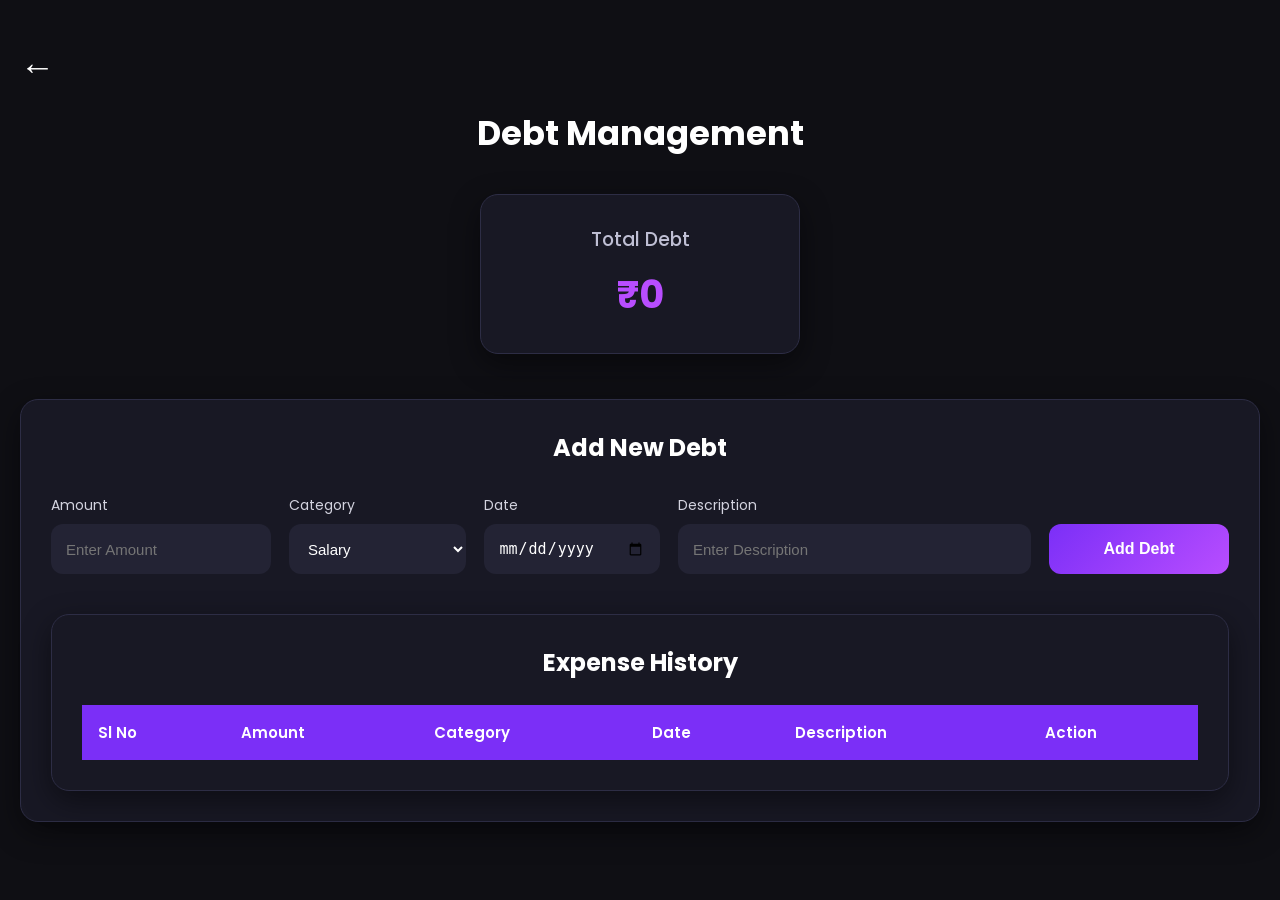
<file: debt.html>
<!DOCTYPE html>
<html lang="en">

<head>


    <meta charset="UTF-8">
    <meta name="viewport" content="width=device-width, initial-scale=1.0">

    <title>Income | Expense Tracker</title>


    <link rel="preconnect" href="https://fonts.googleapis.com">

    <link rel="preconnect" href="https://fonts.gstatic.com" crossorigin>

    <link href="https://fonts.googleapis.com/css2?family=Poppins:wght@300;400;500;600;700&display=swap"
        rel="stylesheet">



    <link rel="stylesheet" href="income.css">

</head>

<body>

    <div class="container">


<a href="home.html" class="back-arrow">←</a>
        <h1 class="page-title">
            Debt Management
        </h1>



        <div class="income-card">

            <h3>Total Debt</h3>

            <h2 id="totalIncome">
                ₹0
            </h2>

        </div>



        <div class="income-form">

            <h2>Add New Debt</h2>

            <div class="form-row">

                <!-- Amount -->

                <div class="form-group">

                    <label>Amount</label>

                    <input type="number" id="amount" placeholder="Enter Amount">

                </div>

                <!-- Category -->

                <div class="form-group">

                    <label>Category</label>

                    <select id="category">

                        <option>Salary</option>

                        <option>Business</option>

                        <option>Bonus</option>

                        <option>Gift</option>

                        <option>Freelance</option>

                        <option>Interest</option>

                        <option>Other</option>

                    </select>

                </div>



                <div class="form-group">

                    <label>Date</label>

                    <input type="date" id="date">

                </div>



                <div class="form-group description">

                    <label>Description</label>

                    <input type="text" id="description" placeholder="Enter Description">

                </div>



                <div class="form-group button">

                    <button id="addBtn">

                        Add Debt

                    </button>

                </div>

            </div>


            <div class="table-card">

                <h2>Expense History</h2>

                <div class="table-container">

                    <table>

                        <thead>

                            <tr>

                                <th>Sl No</th>

                                <th>Amount</th>

                                <th>Category</th>

                                <th>Date</th>

                                <th>Description</th>

                                <th>Action</th>

                            </tr>

                        </thead>

                        <tbody id="incomeTable">



                        </tbody>

                    </table>

                </div>

            </div>

        </div>


        <script src="income.js"></script>

</body>

</html>
</file>
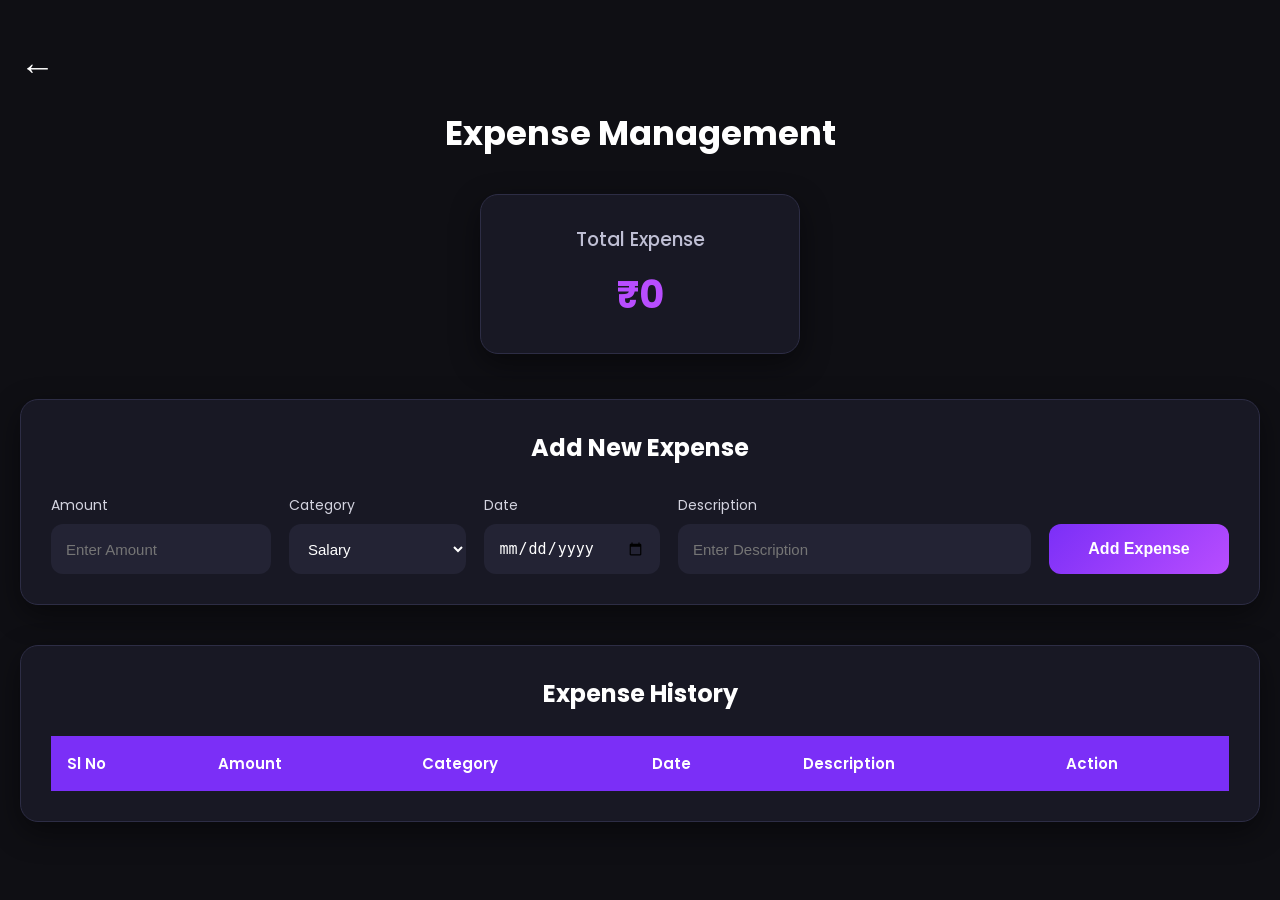
<file: expense.html>
<!DOCTYPE html>
<html lang="en">
<head>

    <!--=========================================
        META TAGS
    ==========================================-->

    <meta charset="UTF-8">
    <meta name="viewport" content="width=device-width, initial-scale=1.0">

    <!--=========================================
        PAGE TITLE
    ==========================================-->

    <title>Income | Expense Tracker</title>

    <!--=========================================
        GOOGLE FONT
    ==========================================-->

    <link rel="preconnect" href="https://fonts.googleapis.com">

    <link rel="preconnect" href="https://fonts.gstatic.com" crossorigin>

    <link href="https://fonts.googleapis.com/css2?family=Poppins:wght@300;400;500;600;700&display=swap" rel="stylesheet">

    <!--=========================================
        CSS FILE
    ==========================================-->

    <link rel="stylesheet" href="income.css">

</head>

<body>

<div class="container">

    <!--=========================================
        PAGE TITLE
    ==========================================-->
<a href="home.html" class="back-arrow">←</a>
    <h1 class="page-title">
        Expense Management
    </h1>

    <!--=========================================
        TOTAL INCOME CARD
    ==========================================-->

    <div class="income-card">

        <h3>Total Expense</h3>

        <h2 id="totalIncome">
            ₹0
        </h2>

    </div>


    <!--=========================================
        ADD NEW INCOME
    ==========================================-->

    <div class="income-form">

        <h2>Add New Expense</h2>

        <div class="form-row">

            <!-- Amount -->

            <div class="form-group">

                <label>Amount</label>

                <input
                type="number"
                id="amount"
                placeholder="Enter Amount">

            </div>

            <!-- Category -->

            <div class="form-group">

                <label>Category</label>

                <select id="category">

                    <option>Salary</option>

                    <option>Business</option>

                    <option>Bonus</option>

                    <option>Gift</option>

                    <option>Freelance</option>

                    <option>Interest</option>

                    <option>Other</option>

                </select>

            </div>

            <!-- Date -->

            <div class="form-group">

                <label>Date</label>

                <input
                type="date"
                id="date">

            </div>

            <!-- Description -->

            <div class="form-group description">

                <label>Description</label>

                <input
                type="text"
                id="description"
                placeholder="Enter Description">

            </div>

            <!-- Button -->

            <div class="form-group button">

                <button id="addBtn">

                    Add Expense

                </button>

            </div>

        </div>

    </div>


    <!--=========================================
        Expense HISTORY
    ==========================================-->

    <div class="table-card">

        <h2>Expense History</h2>

        <div class="table-container">

            <table>

                <thead>

                    <tr>

                        <th>Sl No</th>

                        <th>Amount</th>

                        <th>Category</th>

                        <th>Date</th>

                        <th>Description</th>

                        <th>Action</th>

                    </tr>

                </thead>

                <tbody id="incomeTable">

                    <!-- JavaScript will add rows here -->

                </tbody>

            </table>

        </div>

    </div>

</div>


<!--=========================================
    JAVASCRIPT
==========================================-->

<script src="income.js"></script>

</body>
</html>
</file>
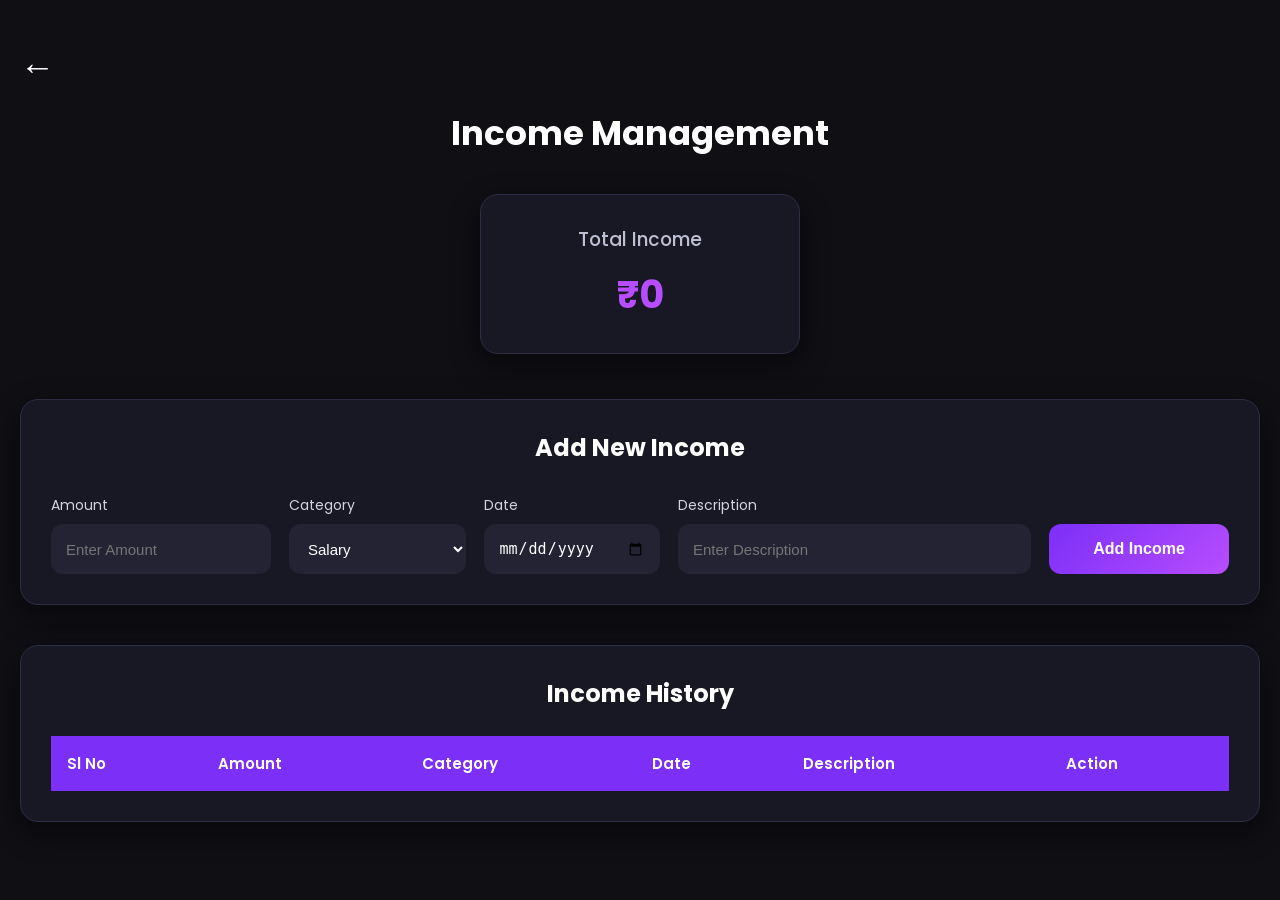
<file: income.html>
<!DOCTYPE html>
<html lang="en">
<head>

    <!--=========================================
        META TAGS
    ==========================================-->

    <meta charset="UTF-8">
    <meta name="viewport" content="width=device-width, initial-scale=1.0">

    <!--=========================================
        PAGE TITLE
    ==========================================-->

    <title>Income | Expense Tracker</title>

    <!--=========================================
        GOOGLE FONT
    ==========================================-->

    <link rel="preconnect" href="https://fonts.googleapis.com">

    <link rel="preconnect" href="https://fonts.gstatic.com" crossorigin>

    <link href="https://fonts.googleapis.com/css2?family=Poppins:wght@300;400;500;600;700&display=swap" rel="stylesheet">

    <!--=========================================
        CSS FILE
    ==========================================-->

    <link rel="stylesheet" href="income.css">

</head>

<body>

<div class="container">

    <!--=========================================
        PAGE TITLE
    ==========================================-->
<a href="home.html" class="back-arrow">←</a>
    <h1 class="page-title">
        Income Management
    </h1>

    <!--=========================================
        TOTAL INCOME CARD
    ==========================================-->

    <div class="income-card">

        <h3>Total Income</h3>

        <h2 id="totalIncome">
            ₹0
        </h2>

    </div>


    <!--=========================================
        ADD NEW INCOME
    ==========================================-->

    <div class="income-form">

        <h2>Add New Income</h2>

        <div class="form-row">

            <!-- Amount -->

            <div class="form-group">

                <label>Amount</label>

                <input
                type="number"
                id="amount"
                placeholder="Enter Amount">

            </div>

            <!-- Category -->

            <div class="form-group">

                <label>Category</label>

                <select id="category">

                    <option>Salary</option>

                    <option>Business</option>

                    <option>Bonus</option>

                    <option>Gift</option>

                    <option>Freelance</option>

                    <option>Interest</option>

                    <option>Other</option>

                </select>

            </div>

            <!-- Date -->

            <div class="form-group">

                <label>Date</label>

                <input
                type="date"
                id="date">

            </div>

            <!-- Description -->

            <div class="form-group description">

                <label>Description</label>

                <input
                type="text"
                id="description"
                placeholder="Enter Description">

            </div>

            <!-- Button -->

            <div class="form-group button">

                <button id="addBtn">

                    Add Income

                </button>

            </div>

        </div>

    </div>


    <!--=========================================
        INCOME HISTORY
    ==========================================-->

    <div class="table-card">

        <h2>Income History</h2>

        <div class="table-container">

            <table>

                <thead>

                    <tr>

                        <th>Sl No</th>

                        <th>Amount</th>

                        <th>Category</th>

                        <th>Date</th>

                        <th>Description</th>

                        <th>Action</th>

                    </tr>

                </thead>

                <tbody id="incomeTable">

                    <!-- JavaScript will add rows here -->

                </tbody>

            </table>

        </div>

    </div>

</div>


<!--=========================================
    JAVASCRIPT
==========================================-->

<script src="income.js"></script>

</body>
</html>
</file>
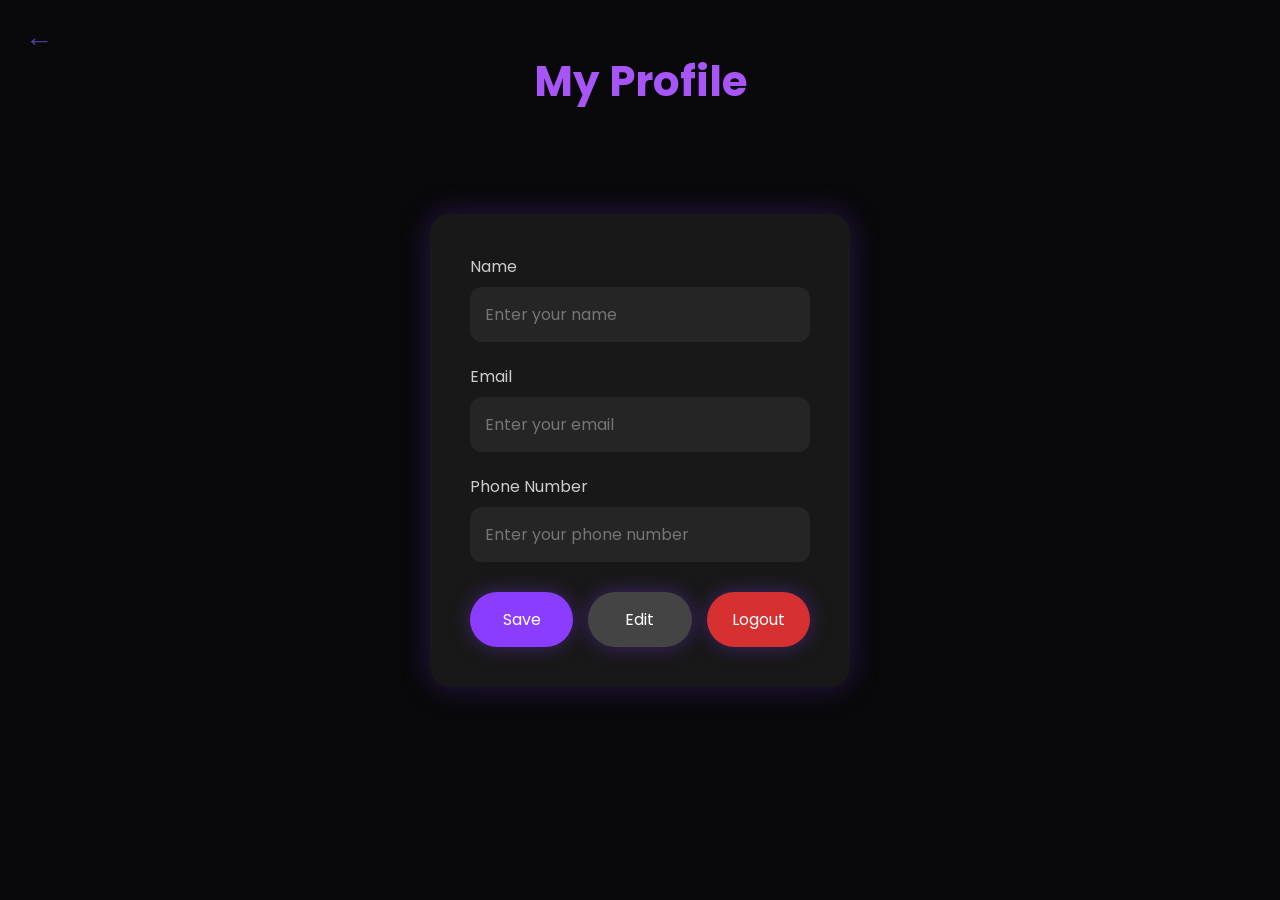
<file: profile.html>
<!DOCTYPE html>
<html lang="en">
<head>
    <meta charset="UTF-8">
    <meta name="viewport" content="width=device-width, initial-scale=1.0">
    <title>Profile</title>

    <link rel="stylesheet" href="profile.css">

    <!-- Poppins Font -->
    <link href="https://fonts.googleapis.com/css2?family=Poppins:wght@300;400;500;600;700&display=swap" rel="stylesheet">
</head>
<body>

<div class="profile-container">

    
<a href="home.html" class="back-arrow">←</a>
        <h1>My Profile</h1>
    <div class="profile-card">

        <div class="input-box">
            <label>Name</label>
            <input type="text" id="name" placeholder="Enter your name">
        </div>

        <div class="input-box">
            <label>Email</label>
            <input type="email" id="email" placeholder="Enter your email">
        </div>

        <div class="input-box">
            <label>Phone Number</label>
            <input type="tel" id="phone" placeholder="Enter your phone number">
        </div>

        <div class="buttons">

            <button onclick="saveProfile()">Save</button>

            <button class="edit-btn" onclick="editProfile()">Edit</button>

            <button class="logout-btn" onclick="logout()">Logout</button>

        </div>

    </div>

</div>

<script src="profile.js"></script>

</body>
</html>
</file>
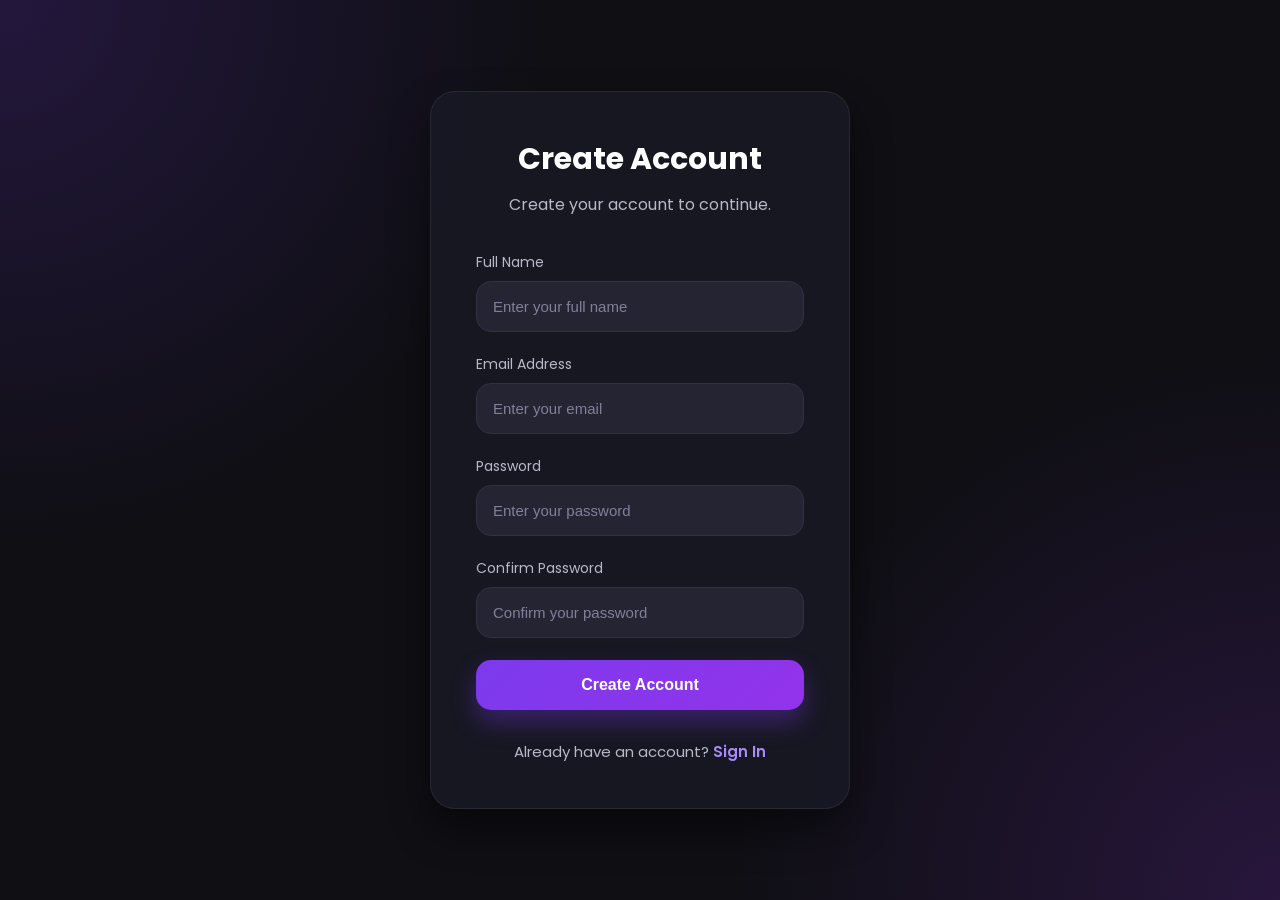
<file: signup.html>
<!DOCTYPE html>
<html lang="en">
<head>
    <!-- Basic Meta Tags -->
    <meta charset="UTF-8">
    <meta name="viewport" content="width=device-width, initial-scale=1.0">

    <title>Expense Tracker | Sign Up</title>

    <!-- Google Font -->
    <link rel="preconnect" href="https://fonts.googleapis.com">
    <link rel="preconnect" href="https://fonts.gstatic.com" crossorigin>

    <link href="https://fonts.googleapis.com/css2?family=Poppins:wght@300;400;500;600;700&display=swap" rel="stylesheet">

    <!-- CSS -->
    <link rel="stylesheet" href="login.css">
</head>

<body>

    <!-- Background -->
    <div class="background"></div>

    <!-- Signup Container -->
    <main class="container">

        <section class="login-card">

            <h1>Create Account</h1>

            <p class="subtitle">
                Create your account to continue.
            </p>

            <!-- Signup Form -->
            <form>

                <!-- Full Name -->
                <div class="input-group">
                    <label>Full Name</label>

                    <input
                        type="text"
                        id="fullname"
                        placeholder="Enter your full name"
                        required
                    >
                </div>

                <!-- Email -->
                <div class="input-group">
                    <label>Email Address</label>

                    <input
                        type="email"
                        id="email"
                        placeholder="Enter your email"
                        required
                    >
                </div>

                <!-- Password -->
                <div class="input-group">
                    <label>Password</label>

                    <input
                        type="password"
                        id="password"
                        placeholder="Enter your password"
                        required
                    >
                </div>

                <!-- Confirm Password -->
                <div class="input-group">
                    <label>Confirm Password</label>

                    <input
                        type="password"
                        id="confirmPassword"
                        placeholder="Confirm your password"
                        required
                    >
                </div>

                <!-- Create Account Button -->
                <button type="submit" class="login-btn">
                    Create Account
                </button>

            </form>

            <!-- Login Link -->
            <p class="signup">
                Already have an account?
                <a href="login.html">Sign In</a>
            </p>

        </section>

    </main>
<script src="signup.js"></script>
</body>
</html>
</file>
<file: income.css>
/* ==========================================
   GOOGLE FONT & RESET
========================================== */

*{
    margin:0;
    padding:0;
    box-sizing:border-box;
}

body{

    font-family:'Poppins',sans-serif;
    background:#0f0f14;
    color:#ffffff;
    min-height:100vh;
    padding:40px 20px;

}


/* ==========================================
   CONTAINER
========================================== */

.container{

    width:100%;
    max-width:1400px;
    margin:auto;

}


/* ==========================================
   PAGE TITLE
========================================== */

.page-title{

    font-size:34px;
    font-weight:700;
    text-align:center;
    margin-bottom:35px;

}


/* ==========================================
   TOTAL INCOME CARD
========================================== */

.income-card{

    width:320px;
    margin:auto;
    background:#181824;
    border-radius:18px;
    padding:30px;
    text-align:center;
    box-shadow:0 10px 30px rgba(0,0,0,.45);
    border:1px solid #2d2d45;

}

.income-card h3{

    color:#bfbfd4;
    margin-bottom:12px;
    font-weight:500;

}

.income-card h2{

    font-size:38px;
    color:#b84dff;
    font-weight:700;

}


/* ==========================================
   FORM CARD
========================================== */

.income-form{

    margin-top:45px;
    background:#181824;
    border-radius:18px;
    padding:30px;
    box-shadow:0 10px 30px rgba(0,0,0,.45);
    border:1px solid #2d2d45;

}

.income-form h2{

    text-align:center;
    margin-bottom:30px;

}


/* ==========================================
   HORIZONTAL FORM
========================================== */

.form-row{

    display:flex;
    align-items:end;
    gap:18px;
    flex-wrap:wrap;

}

.form-group{

    display:flex;
    flex-direction:column;
    flex:1;

}

.form-group label{

    margin-bottom:8px;
    color:#d3d3df;
    font-size:14px;

}


/* ==========================================
   INPUTS
========================================== */

.form-group input,
.form-group select{

    height:50px;
    border:none;
    outline:none;
    border-radius:12px;
    padding:0 15px;
    background:#232334;
    color:#fff;
    font-size:15px;
    transition:.3s;

}

.form-group input:focus,
.form-group select:focus{

    border:2px solid #8a2be2;

}


/* Description Box */

.description{

    flex:2;

}


/* ==========================================
   BUTTON
========================================== */

.button{

    flex:0 0 180px;

}

.button button{

    width:100%;
    height:50px;

    border:none;
    border-radius:12px;

    background:linear-gradient(135deg,#7b2ff7,#b84dff);

    color:white;

    font-size:16px;

    font-weight:600;

    cursor:pointer;

    transition:.3s;

}

.button button:hover{

    transform:translateY(-3px);

    box-shadow:0 8px 20px rgba(184,77,255,.4);

}
/* ==========================================
   INCOME HISTORY TABLE
========================================== */

.table-card{

    margin-top:40px;
    background:#181824;
    border-radius:18px;
    padding:30px;
    box-shadow:0 10px 30px rgba(0,0,0,.45);
    border:1px solid #2d2d45;

}

.table-card h2{

    text-align:center;
    margin-bottom:25px;

}

.table-container{

    width:100%;
    overflow-x:auto;

}

table{

    width:100%;
    border-collapse:collapse;
    min-width:900px;

}


/* ==========================================
   TABLE HEADER
========================================== */

thead{

    background:#7b2ff7;

}

thead th{

    padding:16px;
    text-align:left;
    color:white;
    font-size:15px;
    font-weight:600;

}


/* ==========================================
   TABLE BODY
========================================== */

tbody tr{

    border-bottom:1px solid #2d2d45;
    transition:.3s;

}

tbody tr:hover{

    background:#222233;

}

tbody td{

    padding:16px;
    color:#dddddd;
    font-size:14px;

}


/* ==========================================
   ACTION BUTTONS
========================================== */

.edit-btn{

    background:#7b2ff7;
    color:white;
    border:none;
    padding:8px 16px;
    border-radius:8px;
    cursor:pointer;
    margin-right:8px;
    transition:.3s;

}

.edit-btn:hover{

    background:#924dff;

}

.delete-btn{

    background:#ff4d4d;
    color:white;
    border:none;
    padding:8px 16px;
    border-radius:8px;
    cursor:pointer;
    transition:.3s;

}

.delete-btn:hover{

    background:#ff2d2d;

}


/* ==========================================
   SCROLLBAR
========================================== */

.table-container::-webkit-scrollbar{

    height:8px;

}

.table-container::-webkit-scrollbar-thumb{

    background:#7b2ff7;
    border-radius:20px;

}

.table-container::-webkit-scrollbar-track{

    background:#232334;

}


/* ==========================================
   RESPONSIVE DESIGN
========================================== */

@media(max-width:992px){

    .form-row{

        flex-wrap:wrap;

    }

    .form-group{

        flex:1 1 45%;

    }

    .description{

        flex:1 1 100%;

    }

    .button{

        flex:1 1 100%;

    }

}

@media(max-width:768px){

    body{

        padding:20px;

    }

    .page-title{

        font-size:28px;

    }

    .income-card{

        width:100%;

    }

    .form-row{

        flex-direction:column;
        gap:18px;

    }

    .form-group,
    .description,
    .button{

        width:100%;

    }

    .button button{

        width:100%;

    }

}

@media(max-width:480px){

    .income-form,
    .table-card,
    .income-card{

        padding:20px;

    }

    .page-title{

        font-size:24px;

    }

    .income-card h2{

        font-size:32px;

    }

    thead th,
    tbody td{

        padding:12px;
        font-size:13px;

    }

}
/* Back Arrow */

.back-arrow{
    text-decoration: none;
    color: white;
    font-size: 35px;
    font-weight: bold;
    display: inline-block;
    margin-bottom: 15px;
    transition: 0.3s;
}

.back-arrow:hover{
    color: #a855f7;
    transform: translateX(-5px);
}
</file>
<file: profile.css>
*{
    margin:0;
    padding:0;
    box-sizing:border-box;
    font-family:'Poppins',sans-serif;
}

body{
    background:#09090b;
    color:#fff;
    display:flex;
    justify-content:center;
    align-items:center;
    min-height:100vh;
}

.profile-container{
    width:100%;
    display:flex;
    justify-content:center;
    align-items:center;
}

.profile-card{

    width:420px;
    background:#181818;

    padding:40px;

    border-radius:20px;

    box-shadow:0 0 30px rgba(138,61,255,.25);

}

.profile-card h2{
    text-align:center;
    margin-bottom:25px;
}

/* Back Arrow */
.back-arrow {
    position: absolute;
    top: 20px;
    left: 25px;
    font-size: 28px;
    color: #523eaa;
    text-decoration: none;
    transition: 0.3s;
}

.back-arrow:hover {
    color: #667eea;
}

.profile-container h1{
    position:absolute;
    top:50px;
    font-size:42px;
    color:#a855f7;
}

.input-box{
    margin-bottom:22px;
}

.input-box label{
    display:block;
    margin-bottom:8px;
    color:#ccc;
}

.input-box input{

    width:100%;

    padding:15px;

    border:none;

    outline:none;

    border-radius:12px;

    background:#252525;

    color:white;

    font-size:16px;

}

.input-box input:disabled{
    opacity:.7;
}

.buttons{

    display:flex;

    justify-content:space-between;

    gap:15px;

    margin-top:30px;

}

button{

    flex:1;

    padding:15px;

    border:none;

    border-radius:50px;

    background:#8b3dff;

    color:white;

    font-size:16px;

    cursor:pointer;

    transition:.3s;

    box-shadow:0 0 20px rgba(138,61,255,.35);

}

button:hover{

    background:#b36dff;

    transform:translateY(-3px);

}

.edit-btn{
    background:#444;
}

.edit-btn:hover{
    background:#666;
}

.logout-btn{
    background:#d63031;
}

.logout-btn:hover{
    background:#ff4d4d;
}

@media(max-width:500px){

.profile-card{
    width:90%;
    padding:30px;
}

.profile-container h1{
    font-size:34px;
}

.buttons{
    flex-direction:column;
}

}
</file>
<file: login.css>
/* ===========================================
   GOOGLE FONT & RESET
=========================================== */

*{
    margin:0;
    padding:0;
    box-sizing:border-box;
}

:root{

    /* Colors */

    --bg:#0F0F14;
    --card:#181824;
    --input:#242433;
    --border:#313145;

    --purple:#7C3AED;
    --purple-dark:#5B21B6;

    --white:#ffffff;
    --gray:#B8B8C7;
    --light:#8B8BA7;

    /* Shadow */

    --shadow:0 20px 40px rgba(0,0,0,.45);

    /* Radius */

    --radius:18px;

}

body{

    font-family:'Poppins',sans-serif;
    background:var(--bg);
    color:var(--white);

    min-height:100vh;

    display:flex;
    justify-content:center;
    align-items:center;

    overflow:hidden;

}

/* ===========================================
   BACKGROUND
=========================================== */

.background{

    position:fixed;
    inset:0;

    background:
    radial-gradient(circle at top left,#7C3AED30,transparent 35%),
    radial-gradient(circle at bottom right,#9333EA30,transparent 35%),
    #0F0F14;

    z-index:-1;

}

/* ===========================================
   CONTAINER
=========================================== */

.container{

    width:100%;
    padding:30px;

    display:flex;
    justify-content:center;
    align-items:center;

}

/* ===========================================
   LOGIN CARD
=========================================== */

.login-card{

    width:420px;
    max-width:100%;

    background:rgba(24,24,36,.92);

    border:1px solid rgba(255,255,255,.08);

    border-radius:25px;

    backdrop-filter:blur(18px);

    box-shadow:var(--shadow);

    padding:45px;

}

/* ===========================================
   LOGO
=========================================== */

.logo{

    display:flex;
    justify-content:center;
    margin-bottom:20px;

}

.logo-circle{

    width:75px;
    height:75px;

    border-radius:50%;

    background:linear-gradient(135deg,#7C3AED,#9333EA);

    display:flex;
    justify-content:center;
    align-items:center;

    font-size:32px;
    font-weight:700;

    box-shadow:0 10px 30px rgba(124,58,237,.4);

}

/* ===========================================
   TEXT
=========================================== */

h1{

    text-align:center;

    font-size:30px;

    font-weight:700;

}

.subtitle{

    text-align:center;

    color:var(--gray);

    margin-top:10px;
    margin-bottom:35px;

    line-height:1.6;

}

/* ===========================================
   FORM
=========================================== */

form{

    display:flex;
    flex-direction:column;
    gap:22px;

}

.input-group{

    display:flex;
    flex-direction:column;

}

.input-group label{

    margin-bottom:8px;

    font-size:14px;

    color:var(--gray);

}

.input-group input{

    padding:16px;

    border-radius:15px;

    border:1px solid var(--border);

    background:var(--input);

    color:var(--white);

    font-size:15px;

    transition:.3s;

    outline:none;

}

/* Focus */

.input-group input:focus{

    border-color:var(--purple);

    box-shadow:0 0 0 4px rgba(124,58,237,.15);

}

/* Placeholder */

::placeholder{

    color:#80809a;

}

/* ===========================================
   OPTIONS
=========================================== */

.options{

    display:flex;

    justify-content:space-between;

    align-items:center;

    margin-top:-8px;

}

.remember{

    display:flex;

    align-items:center;

    gap:8px;

    font-size:14px;

    color:var(--gray);

}

.remember input{

    accent-color:var(--purple);

}

.forgot{

    text-decoration:none;

    color:#9D7CFF;

    font-size:14px;

    transition:.3s;

}

.forgot:hover{

    color:white;

}

/* ===========================================
   LOGIN BUTTON
=========================================== */

.login-btn{

    padding:16px;

    border:none;

    border-radius:15px;

    cursor:pointer;

    background:linear-gradient(135deg,#7C3AED,#9333EA);

    color:white;

    font-size:16px;

    font-weight:600;

    transition:.3s;

    box-shadow:0 12px 25px rgba(124,58,237,.35);

}

.login-btn:hover{

    transform:translateY(-3px);

    box-shadow:0 18px 30px rgba(124,58,237,.45);

}
/* ===========================================
   DIVIDER
=========================================== */

.divider{
    display:flex;
    align-items:center;
    justify-content:center;
    gap:15px;
    margin:30px 0;
}

.divider::before,
.divider::after{
    content:"";
    flex:1;
    height:1px;
    background:#3A3A52;
}

.divider span{
    color:var(--gray);
    font-size:14px;
}

/* ===========================================
   GOOGLE BUTTON
=========================================== */

.google-btn{

    width:100%;

    display:flex;
    align-items:center;
    justify-content:center;
    gap:12px;

    padding:15px;

    background:#232334;

    color:var(--white);

    border:1px solid var(--border);

    border-radius:15px;

    font-size:15px;

    font-weight:500;

    cursor:pointer;

    transition:.3s ease;

}

.google-btn img{
    width:22px;
    height:22px;
}

.google-btn:hover{

    background:#2D2D42;

    transform:translateY(-2px);

    border-color:var(--purple);

}

/* ===========================================
   SIGNUP
=========================================== */

.signup{

    margin-top:30px;

    text-align:center;

    color:var(--gray);

    font-size:15px;

}

.signup a{

    color:#A78BFA;

    text-decoration:none;

    font-weight:600;

    transition:.3s;

}

.signup a:hover{

    color:white;

}

/* ===========================================
   HOVER EFFECTS
=========================================== */

.login-card{

    transition:.35s ease;

}

.login-card:hover{

    transform:translateY(-5px);

}

/* Button Click Animation */

.login-btn:active,
.google-btn:active{

    transform:scale(.98);

}

/* ===========================================
   SCROLLBAR
=========================================== */

::-webkit-scrollbar{

    width:8px;

}

::-webkit-scrollbar-thumb{

    background:#7C3AED;

    border-radius:20px;

}

::-webkit-scrollbar-track{

    background:#181824;

}

/* ===========================================
   TABLET RESPONSIVE
=========================================== */

@media(max-width:992px){

.login-card{

    width:75%;

    padding:40px;

}

h1{

    font-size:28px;

}

.subtitle{

    font-size:15px;

}

}

/* ===========================================
   MOBILE RESPONSIVE
=========================================== */

@media(max-width:768px){

.container{

    padding:20px;

}

.login-card{

    width:100%;

    padding:35px 25px;

    border-radius:20px;

}

.logo-circle{

    width:65px;
    height:65px;
    font-size:28px;

}

h1{

    font-size:26px;

}

.subtitle{

    font-size:14px;

    margin-bottom:28px;

}

.options{

    flex-direction:column;

    align-items:flex-start;

    gap:15px;

}

.login-btn,
.google-btn{

    width:100%;

}

}

/* ===========================================
   SMALL MOBILE
=========================================== */

@media(max-width:480px){

body{

    overflow:auto;

}

.container{

    padding:15px;

}

.login-card{

    padding:28px 20px;

}

.logo-circle{

    width:60px;
    height:60px;

    font-size:24px;

}

h1{

    font-size:22px;

}

.subtitle{

    font-size:13px;

}

.input-group input{

    padding:14px;

    font-size:14px;

}

.login-btn,
.google-btn{

    padding:14px;

    font-size:14px;

}

.signup{

    font-size:14px;

}

}

/* ===========================================
   LARGE DESKTOP
=========================================== */

@media(min-width:1400px){

.login-card{

    width:450px;

}

}

/* ===========================================
   END OF FILE
=========================================== */

.password-box{
    position:relative;
}

.password-box input{
    width:100%;
}

#togglePassword{

    position:absolute;

    right:18px;

    top:50%;

    transform:translateY(-50%);

    cursor:pointer;

    color:var(--gray);

    font-size:18px;

    transition:.3s;

}

#togglePassword:hover{

    color:white;

}
</file>
